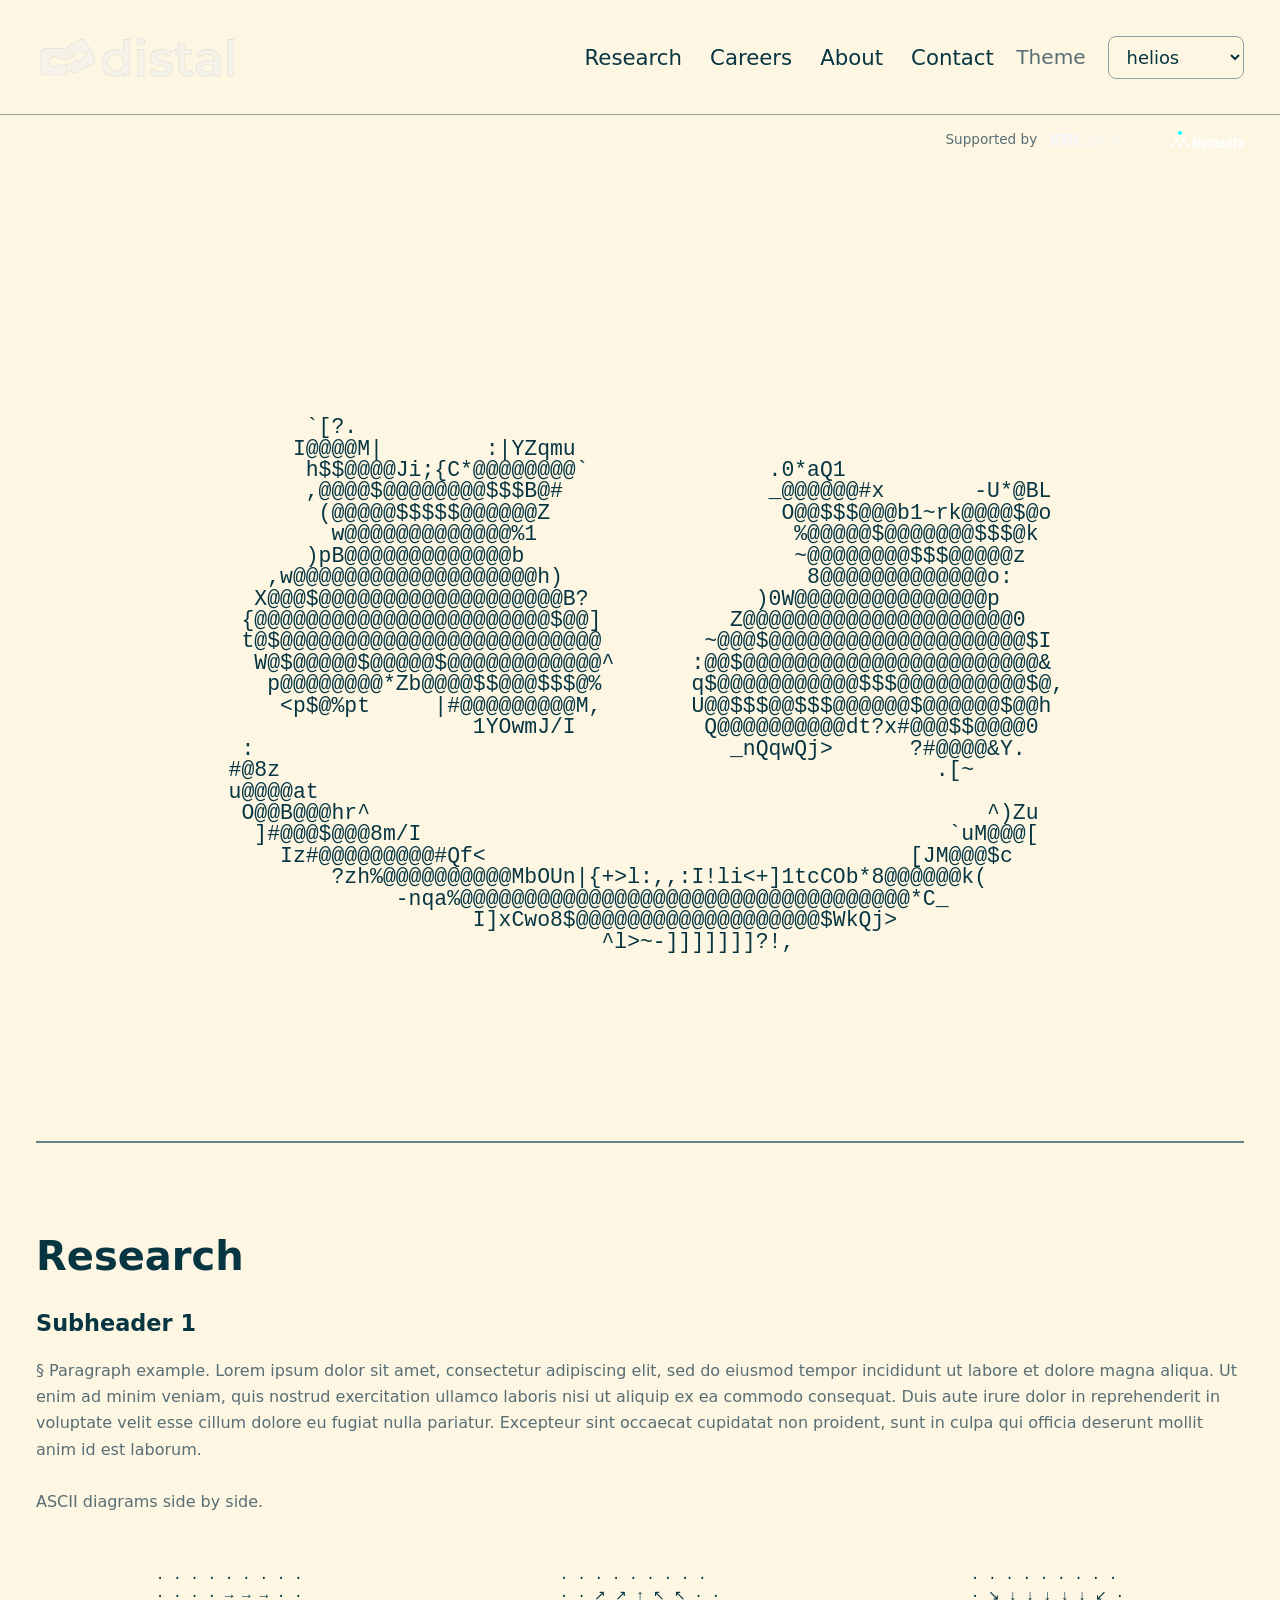
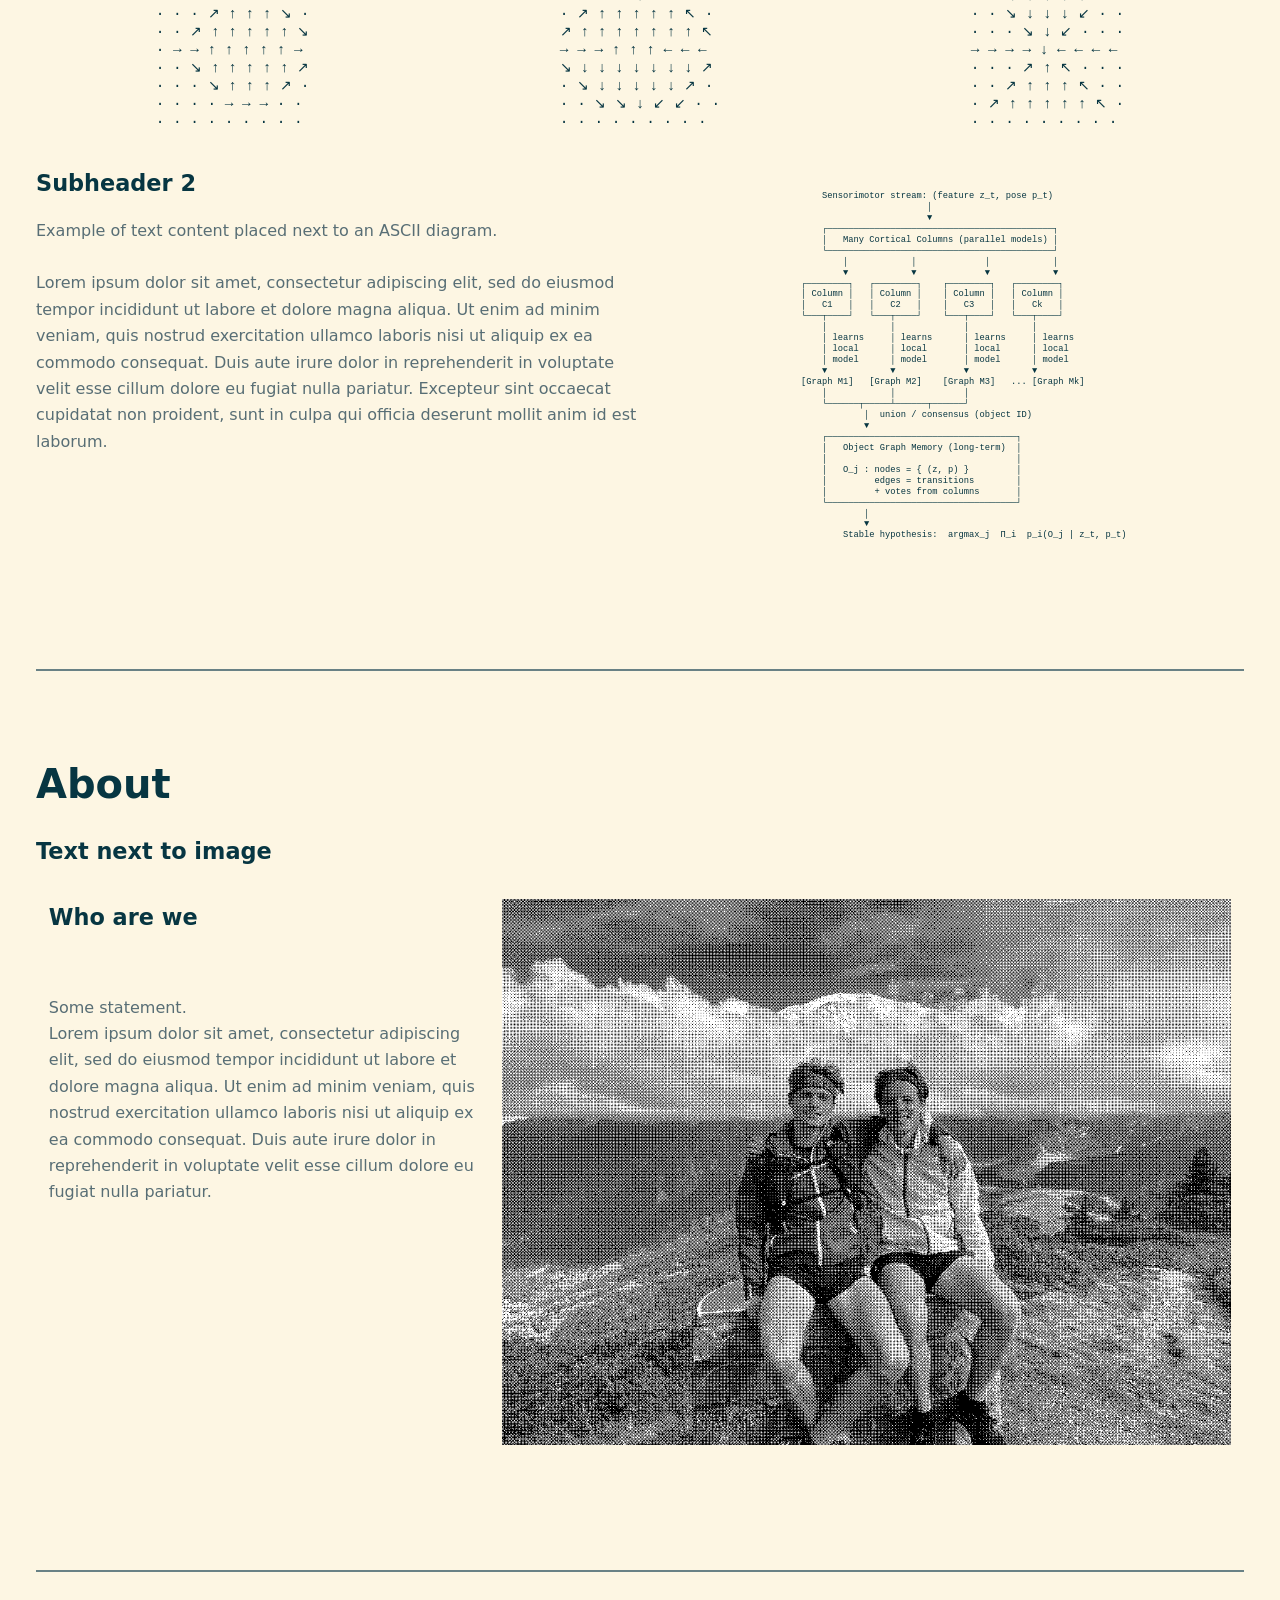
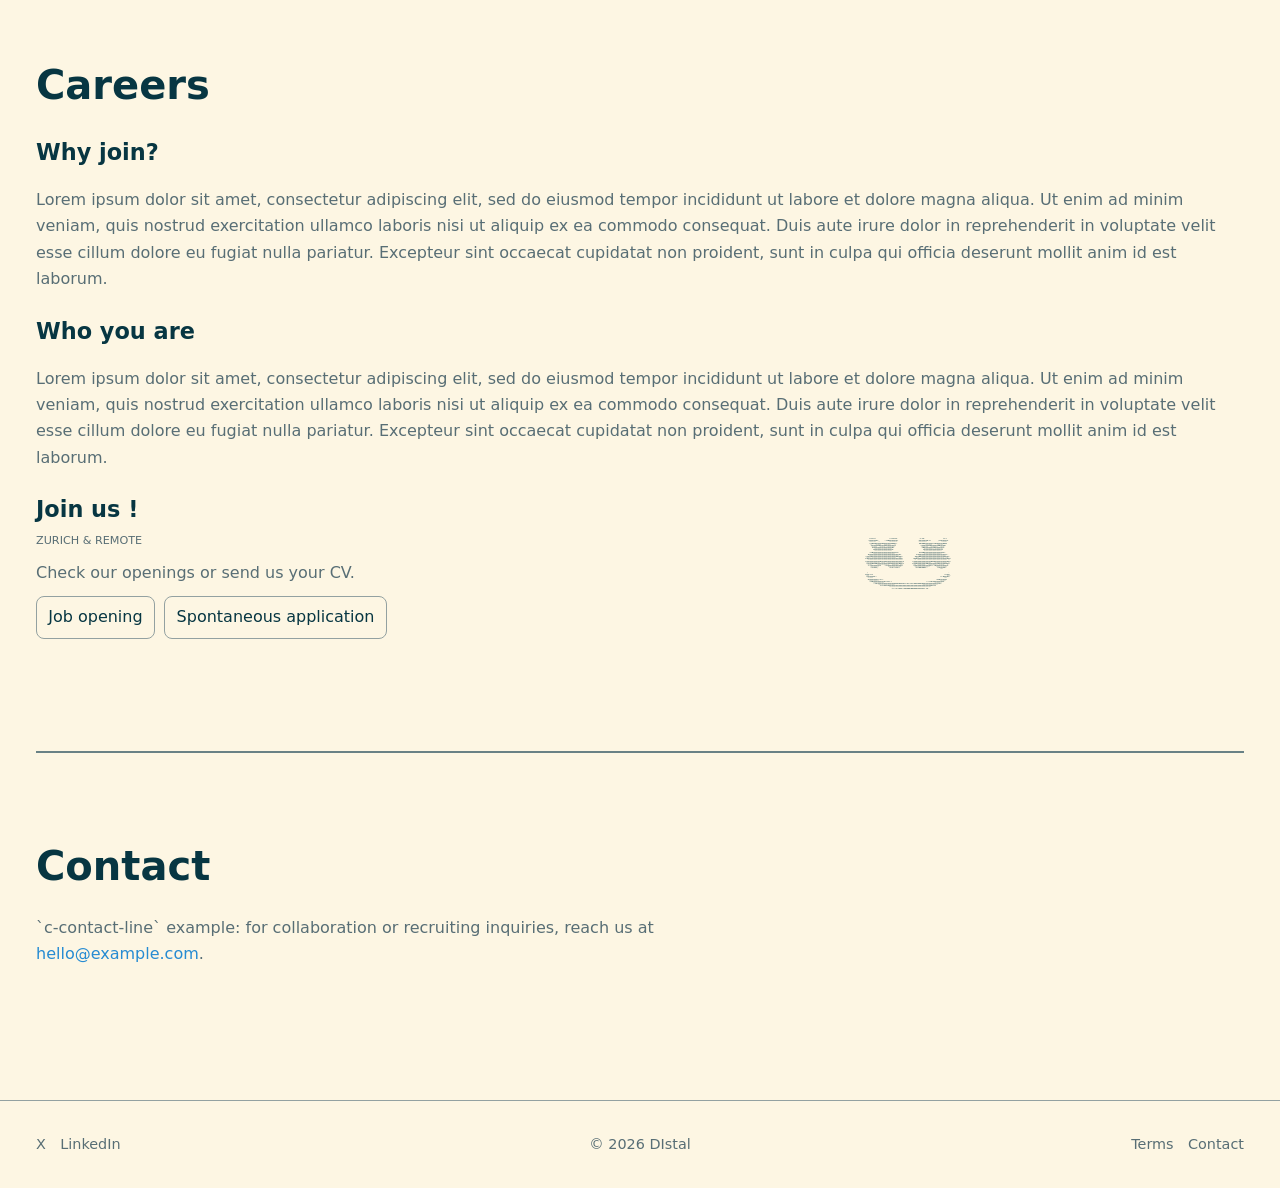
<file: public/index.html>
<!doctype html>
<html lang="en">
<head>
  <meta charset="utf-8" />
  <meta name="viewport" content="width=device-width, initial-scale=1" />

  <title>Your Lab Name</title>
  <meta name="description" content="Frontier research in scalable intelligence." />

  <meta property="og:title" content="Your Lab Name" />
  <meta property="og:description" content="Frontier research in scalable intelligence." />
  <meta property="og:type" content="website" />
  <link rel="icon" type="image/png" href="/assets/img/logo.png" />

  <!-- JS swaps this theme stylesheet -->
  <link id="theme-css" rel="stylesheet" href="/assets/css/helios.css" />
</head>

<body class="page page-home">
  <!-- top progress bar -->
  <div id="progress" class="progress" aria-hidden="true"></div>

  <a class="skip-link" href="#content">Skip to content</a>

  <header class="site-header">
    <nav class="nav" aria-label="Primary">
      <a class="brand" href="./index.html" aria-label="Home">
        <img class="brand-logo" src="/assets/img/name_logo.png" alt="Your Lab Name" />
      </a>

      <button class="nav-toggle" type="button" aria-expanded="false" aria-label="Toggle menu">
        <span class="nav-toggle-icon" aria-hidden="true"></span>
      </button>

      <div class="nav-actions">
        <div class="nav-links">
          <a href="#research">Research</a>
          <a href="#careers">Careers</a>
          <a href="#about">About</a>
          <a href="#contact">Contact</a>
        </div>

        <!-- theme picker -->
        <label class="theme-label" for="theme-select">Theme</label>
        <select id="theme-select" class="theme-select" aria-label="Select theme">
          <option value="retro">retro</option>
          <option value="modern">modern</option>
          <option value="terminal">terminal</option>
          <option value="academic">academic</option>
          <option value="brutalist">brutalist</option>
          <option value="noir">noir</option>
          <option value="helios">helios</option>
          <option value="nord">nord</option>
        </select>
      </div>
    </nav>
  </header>

  <main id="content" class="container">
    <section class="section c-support-banner" aria-label="Supporters">
      <p>Supported by</p>
      <div class="c-logo-row">
        <img class="c-logo-item" src="/assets/img/ethz-logo.png" alt="ETH Zurich" />
        <img class="c-logo-item" src="/assets/img/numenta-logo.png" alt="Numenta" />
      </div>
    </section>

    <section class="section" aria-label="ASCII animation">
      <pre
        id="ascii-player"
        class="c-ascii-anim"
        aria-label="ASCII animation"
        data-ascii-player
        data-crop-trim="true"
        data-frame-path="/assets/animation/ascii/"
        data-prefix="frame_"
        data-ext=".txt"
        data-pad="4"
        data-start="1"
        data-total="196"
        data-fps="30"
        data-preload="true"
      ><code>Loading…</code></pre>
    </section>

    <section class="section" aria-labelledby="research">
      <h2 id="research">Research</h2>
      <h3 id="research">Subheader 1</h3>
      <p>§
        Paragraph example. Lorem ipsum dolor sit amet, consectetur adipiscing elit, sed do eiusmod tempor incididunt ut labore et dolore magna aliqua. Ut enim ad minim veniam, quis nostrud exercitation ullamco laboris nisi ut aliquip ex ea commodo consequat. Duis aute irure dolor in reprehenderit in voluptate velit esse cillum dolore eu fugiat nulla pariatur. Excepteur sint occaecat cupidatat non proident, sunt in culpa qui officia deserunt mollit anim id est laborum.
        <br>
        <br>
        ASCII diagrams side by side.
      </p>

      <div class="c-graph-grid" role="list" aria-label="Gradient matrices">
        <figure class="c-ascii-graph" role="listitem">
          <pre aria-label="Gradient matrix 1"><code>
· · · · · · · · ·
· · · · → → → · ·
· · · ↗ ↑ ↑ ↑ ↘ ·
· · ↗ ↑ ↑ ↑ ↑ ↑ ↘
· → → ↑ ↑ ↑ ↑ ↑ →
· · ↘ ↑ ↑ ↑ ↑ ↑ ↗
· · · ↘ ↑ ↑ ↑ ↗ ·
· · · · → → → · ·
· · · · · · · · ·
          </code></pre>
        </figure>
        <figure class="c-ascii-graph" role="listitem">
          <pre aria-label="Gradient matrix 2"><code>
· · · · · · · · ·
· · ↗ ↗ ↑ ↖ ↖ · ·
· ↗ ↑ ↑ ↑ ↑ ↑ ↖ ·
↗ ↑ ↑ ↑ ↑ ↑ ↑ ↑ ↖
→ → → ↑ ↑ ↑ ← ← ←
↘ ↓ ↓ ↓ ↓ ↓ ↓ ↓ ↗
· ↘ ↓ ↓ ↓ ↓ ↓ ↗ ·
· · ↘ ↘ ↓ ↙ ↙ · ·
· · · · · · · · ·
          </code></pre>
        </figure>
        <figure class="c-ascii-graph" role="listitem">
          <pre aria-label="Gradient matrix 3"><code>
· · · · · · · · ·
· ↘ ↓ ↓ ↓ ↓ ↓ ↙ ·
· · ↘ ↓ ↓ ↓ ↙ · ·
· · · ↘ ↓ ↙ · · ·
→ → → → ↓ ← ← ← ←
· · · ↗ ↑ ↖ · · ·
· · ↗ ↑ ↑ ↑ ↖ · ·
· ↗ ↑ ↑ ↑ ↑ ↑ ↖ ·
· · · · · · · · ·
          </code></pre>
        </figure>
      </div>

      <div class="c-text-diagram">
        <div>
          <h3>Subheader 2</h3>
          <p>
          Example of text content placed next to an ASCII diagram.<br>
          <br>
          Lorem ipsum dolor sit amet, consectetur adipiscing elit, sed do eiusmod tempor incididunt ut labore et dolore magna aliqua. Ut enim ad minim veniam, quis nostrud exercitation ullamco laboris nisi ut aliquip ex ea commodo consequat. Duis aute irure dolor in reprehenderit in voluptate velit esse cillum dolore eu fugiat nulla pariatur. Excepteur sint occaecat cupidatat non proident, sunt in culpa qui officia deserunt mollit anim id est laborum.
        </p>
        </div>

        <figure class="c-ascii-graph">
          <pre aria-label="TBS diagram"><code>
                Sensorimotor stream: (feature z_t, pose p_t)
                                    │
                                    ▼
                ┌───────────────────────────────────────────┐
                │   Many Cortical Columns (parallel models) │
                └───────────────────────────────────────────┘
                    │            │             │            │
                    ▼            ▼             ▼            ▼
            ┌────────┐   ┌────────┐    ┌────────┐   ┌────────┐
            │ Column │   │ Column │    │ Column │   │ Column │
            │   C1   │   │   C2   │    │   C3   │   │   Ck   │
            └───┬────┘   └───┬────┘    └───┬────┘   └───┬────┘
                │            │             │            │
                │ learns     │ learns      │ learns     │ learns
                │ local      │ local       │ local      │ local
                │ model      │ model       │ model      │ model
                ▼            ▼             ▼            ▼
            [Graph M1]   [Graph M2]    [Graph M3]   ... [Graph Mk]
                │            │             │
                └──────┬─────┴──────┬──────┘
                        │  union / consensus (object ID)
                        ▼
                ┌────────────────────────────────────┐
                │   Object Graph Memory (long-term)  │
                │                                    │
                │   O_j : nodes = { (z, p) }         │
                │         edges = transitions        │
                │         + votes from columns       │
                └────────────────────────────────────┘
                        │
                        ▼
                    Stable hypothesis:  argmax_j  Π_i  p_i(O_j | z_t, p_t)        </code></pre>
        </figure>
      </div>
    </section>

    <section class="section" aria-labelledby="about">
      <h2 id="about">About</h2>
      <h3>Text next to image</h3>
      <div class="c-statement-image">
        <div class="c-statement">
          <h3>Who are we</h3>
          <p>
            <br>
            <br>
            Some statement.<br>
            Lorem ipsum dolor sit amet, consectetur adipiscing elit, sed do eiusmod tempor incididunt ut labore et dolore magna aliqua. Ut enim ad minim veniam, quis nostrud exercitation ullamco laboris nisi ut aliquip ex ea commodo consequat. Duis aute irure dolor in reprehenderit in voluptate velit esse cillum dolore eu fugiat nulla pariatur.

          </p>
        </div>
        <figure class="c-ascii-graph c-ascii-graph-large c-about-image">
          <img
            class="c-large-ascii-image"
            src="/assets/img/output.png"
            alt="About section illustration"
            loading="lazy"
            decoding="async"
          />
        </figure>
      </div>
    </section>

    <section class="section" aria-labelledby="careers">
      <h2 id="careers">Careers</h2>
      <h3 id="careers">Why join?</h3>
      <p>
          Lorem ipsum dolor sit amet, consectetur adipiscing elit, sed do eiusmod tempor incididunt ut labore et dolore magna aliqua. Ut enim ad minim veniam, quis nostrud exercitation ullamco laboris nisi ut aliquip ex ea commodo consequat. Duis aute irure dolor in reprehenderit in voluptate velit esse cillum dolore eu fugiat nulla pariatur. Excepteur sint occaecat cupidatat non proident, sunt in culpa qui officia deserunt mollit anim id est laborum.
        </p>
      <h3 id="careers">Who you are</h3>
      <p>
          Lorem ipsum dolor sit amet, consectetur adipiscing elit, sed do eiusmod tempor incididunt ut labore et dolore magna aliqua. Ut enim ad minim veniam, quis nostrud exercitation ullamco laboris nisi ut aliquip ex ea commodo consequat. Duis aute irure dolor in reprehenderit in voluptate velit esse cillum dolore eu fugiat nulla pariatur. Excepteur sint occaecat cupidatat non proident, sunt in culpa qui officia deserunt mollit anim id est laborum.
        </p>
      <div class="c-cta-card">
        <pre
          class="c-ascii-anim"
          aria-label="ASCII animation preview"
          data-ascii-player
          data-frame-path="/assets/animation/ascii/"
          data-prefix="frame_"
          data-ext=".txt"
          data-pad="4"
          data-start="1"
          data-total="46"
          data-fps="18"
          data-preload="true"
        ><code>Loading…</code></pre>

        <div class="c-cta-content">
          <h3>Join us !</h3>
          <p class="c-subtext">ZURICH &amp; REMOTE</p>
          <p>
            Check our openings or send us your CV.
          </p>
          <div class="c-cta-actions">
            <a class="btn" href="./careers.html">Job opening</a>
            <a class="btn btn-ghost" href="mailto:hello@example.com?subject=Spontaneous%20application">Spontaneous application</a>
          </div>
        </div>
      </div>
    </section>

    <section class="section" aria-labelledby="contact">
      <h2 id="contact">Contact</h2>
      <p class="c-contact-line">
        `c-contact-line` example:
        for collaboration or recruiting inquiries, reach us at
        <a href="mailto:hello@example.com">hello@example.com</a>.
      </p>
    </section>
  </main>

  <footer class="site-footer">
    <div class="container footer-inner">
      <div class="footer-left">
        <a href="https://x.com" target="_blank" rel="noopener noreferrer">X</a>
        <a href="https://www.linkedin.com" target="_blank" rel="noopener noreferrer">LinkedIn</a>
      </div>
      <div class="footer-center">© 2026 DIstal</div>
      <div class="footer-right">
        <a href="#">Terms</a>
        <a href="#contact">Contact</a>
      </div>
    </div>
  </footer>
  <script src="/assets/js/core/runtime.js" defer></script>
  <script src="/assets/js/features/theme.js" defer></script>
  <script src="/assets/js/features/nav.js" defer></script>
  <script src="/assets/js/features/progress.js" defer></script>
  <script src="/assets/js/features/sections.js" defer></script>
  <script src="/assets/js/features/ascii-static.js" defer></script>
  <script src="/assets/js/features/ascii-inline.js" defer></script>
  <script src="/assets/js/features/ascii-player.js" defer></script>
  <script src="/assets/js/main.js" defer></script>
</body>
</html>
</file>
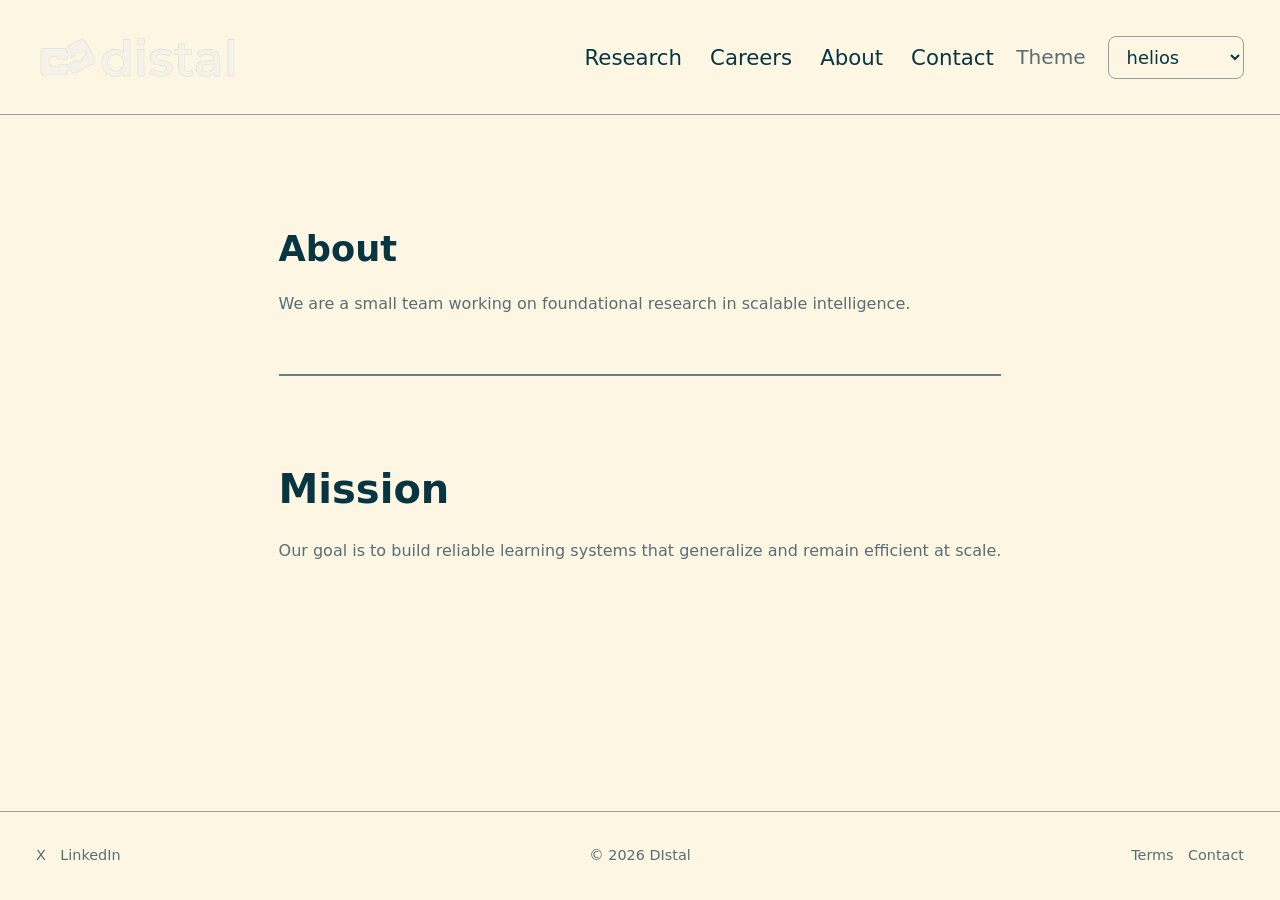
<file: public/about.html>
<!doctype html>
<html lang="en">
<head>
  <meta charset="utf-8" />
  <meta name="viewport" content="width=device-width, initial-scale=1" />

  <title>About | Your Lab Name</title>
  <meta name="description" content="About Your Lab Name." />

  <meta property="og:title" content="About | Your Lab Name" />
  <meta property="og:description" content="About Your Lab Name." />
  <meta property="og:type" content="website" />
  <link rel="icon" type="image/png" href="/assets/img/logo.png" />

  <link id="theme-css" rel="stylesheet" href="/assets/css/helios.css" />
</head>

<body class="page page-about">
  <div id="progress" class="progress" aria-hidden="true"></div>
  <a class="skip-link" href="#content">Skip to content</a>

  <header class="site-header">
    <nav class="nav" aria-label="Primary">
      <a class="brand" href="./index.html" aria-label="Home">
        <img class="brand-logo" src="/assets/img/name_logo.png" alt="Your Lab Name" />
      </a>

      <button class="nav-toggle" type="button" aria-expanded="false" aria-label="Toggle menu">
        <span class="nav-toggle-icon" aria-hidden="true"></span>
      </button>

      <div class="nav-actions">
        <div class="nav-links">
          <a href="./research.html">Research</a>
          <a href="./careers.html">Careers</a>
          <a href="./about.html" aria-current="page">About</a>
          <a href="./contact.html">Contact</a>
        </div>

        <label class="theme-label" for="theme-select">Theme</label>
        <select id="theme-select" class="theme-select" aria-label="Select theme">
          <option value="retro">retro</option>
          <option value="modern">modern</option>
          <option value="terminal">terminal</option>
          <option value="academic">academic</option>
          <option value="brutalist">brutalist</option>
          <option value="noir">noir</option>
          <option value="helios">helios</option>
          <option value="nord">nord</option>
        </select>
      </div>
    </nav>
  </header>

  <main id="content" class="container">
    <header class="page-head section">
      <h1 class="page-title">About</h1>
      <p class="page-lede">
        We are a small team working on foundational research in scalable intelligence.
      </p>
    </header>

    <section class="section" aria-labelledby="mission">
      <h2 id="mission">Mission</h2>
      <p>
        Our goal is to build reliable learning systems that generalize and remain efficient at scale.
      </p>
    </section>
  </main>

  <footer class="site-footer">
    <div class="container footer-inner">
      <div class="footer-left">
        <a href="https://x.com" target="_blank" rel="noopener noreferrer">X</a>
        <a href="https://www.linkedin.com" target="_blank" rel="noopener noreferrer">LinkedIn</a>
      </div>
      <div class="footer-center">© 2026 DIstal</div>
      <div class="footer-right">
        <a href="#">Terms</a>
        <a href="./contact.html">Contact</a>
      </div>
    </div>
  </footer>
  <script src="/assets/js/core/runtime.js" defer></script>
  <script src="/assets/js/features/theme.js" defer></script>
  <script src="/assets/js/features/nav.js" defer></script>
  <script src="/assets/js/features/progress.js" defer></script>
  <script src="/assets/js/features/sections.js" defer></script>
  <script src="/assets/js/features/ascii-static.js" defer></script>
  <script src="/assets/js/features/ascii-inline.js" defer></script>
  <script src="/assets/js/features/ascii-player.js" defer></script>
  <script src="/assets/js/main.js" defer></script>
</body>
</html>
</file>
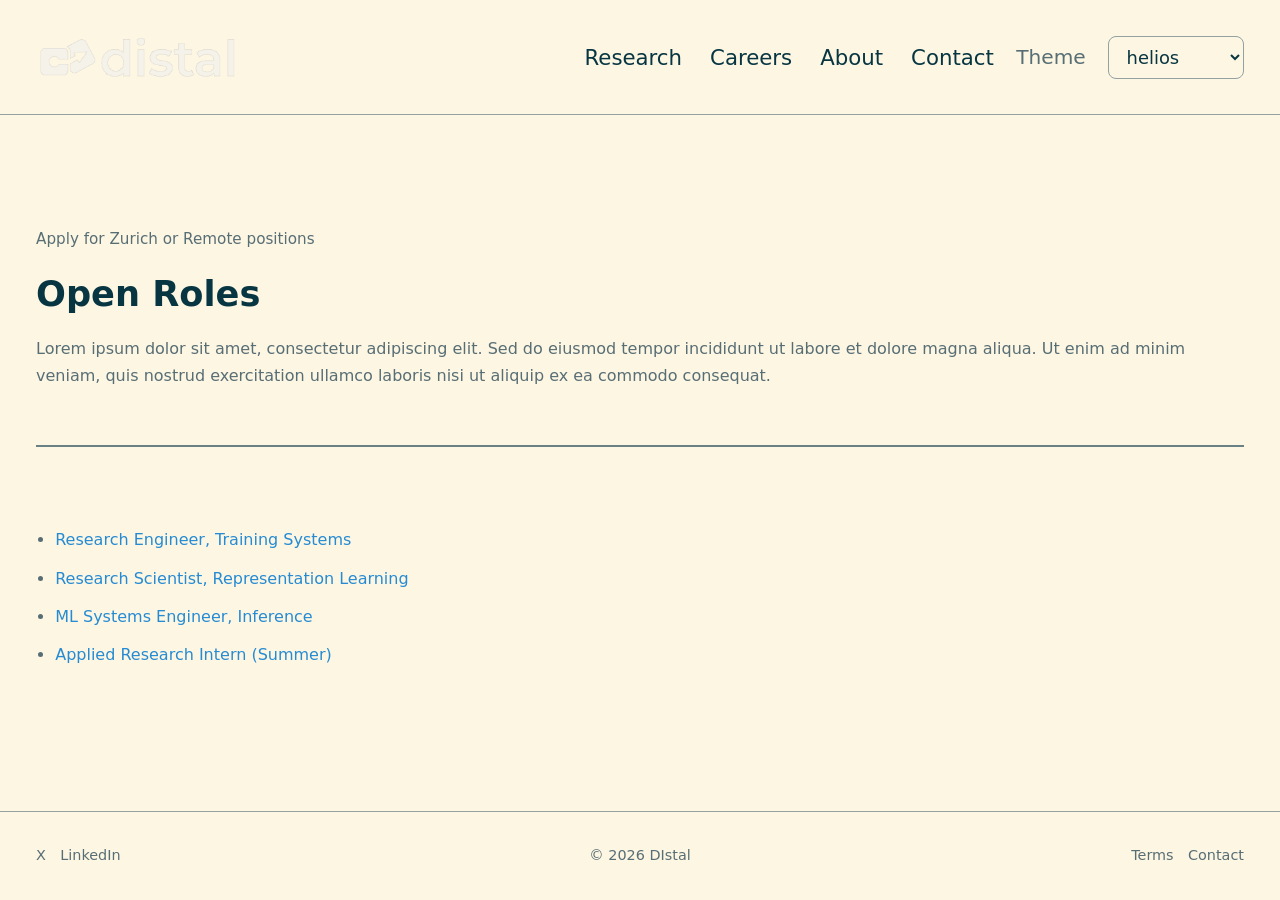
<file: public/careers.html>
<!doctype html>
<html lang="en">
<head>
  <meta charset="utf-8" />
  <meta name="viewport" content="width=device-width, initial-scale=1" />

  <title>Careers | Your Lab Name</title>
  <meta name="description" content="Open roles at Your Lab Name." />

  <meta property="og:title" content="Careers | Your Lab Name" />
  <meta property="og:description" content="Open roles at Your Lab Name." />
  <meta property="og:type" content="website" />
  <link rel="icon" type="image/png" href="/assets/img/logo.png" />

  <link id="theme-css" rel="stylesheet" href="/assets/css/helios.css" />
</head>

<body class="page page-careers">
  <div id="progress" class="progress" aria-hidden="true"></div>
  <a class="skip-link" href="#content">Skip to content</a>

  <header class="site-header">
    <nav class="nav" aria-label="Primary">
      <a class="brand" href="./index.html" aria-label="Home">
        <img class="brand-logo" src="/assets/img/name_logo.png" alt="Your Lab Name" />
      </a>

      <button class="nav-toggle" type="button" aria-expanded="false" aria-label="Toggle menu">
        <span class="nav-toggle-icon" aria-hidden="true"></span>
      </button>

      <div class="nav-actions">
        <div class="nav-links">
          <a href="./research.html">Research</a>
          <a href="./careers.html" aria-current="page">Careers</a>
          <a href="./about.html">About</a>
          <a href="./contact.html">Contact</a>
        </div>

        <label class="theme-label" for="theme-select">Theme</label>
        <select id="theme-select" class="theme-select" aria-label="Select theme">
          <option value="retro">retro</option>
          <option value="modern">modern</option>
          <option value="terminal">terminal</option>
          <option value="academic">academic</option>
          <option value="brutalist">brutalist</option>
          <option value="noir">noir</option>
          <option value="helios">helios</option>
          <option value="nord">nord</option>
        </select>
      </div>
    </nav>
  </header>

  <main id="content" class="container">
    <header class="page-head section">
      <p class="meta">Apply for Zurich or Remote positions</p>
      <h1 class="page-title">Open Roles</h1>
      <p class="page-lede">
        Lorem ipsum dolor sit amet, consectetur adipiscing elit. Sed do eiusmod tempor incididunt ut
        labore et dolore magna aliqua. Ut enim ad minim veniam, quis nostrud exercitation ullamco
        laboris nisi ut aliquip ex ea commodo consequat.
      </p>
    </header>

    <section class="section" aria-labelledby="open-roles">
      <ul class="list">
        <li><a href="#">Research Engineer, Training Systems</a></li>
        <li><a href="#">Research Scientist, Representation Learning</a></li>
        <li><a href="#">ML Systems Engineer, Inference</a></li>
        <li><a href="#">Applied Research Intern (Summer)</a></li>
      </ul>
    </section>
  </main>

  <footer class="site-footer">
    <div class="container footer-inner">
      <div class="footer-left">
        <a href="https://x.com" target="_blank" rel="noopener noreferrer">X</a>
        <a href="https://www.linkedin.com" target="_blank" rel="noopener noreferrer">LinkedIn</a>
      </div>
      <div class="footer-center">© 2026 DIstal</div>
      <div class="footer-right">
        <a href="#">Terms</a>
        <a href="./contact.html">Contact</a>
      </div>
    </div>
  </footer>
  <script src="/assets/js/core/runtime.js" defer></script>
  <script src="/assets/js/features/theme.js" defer></script>
  <script src="/assets/js/features/nav.js" defer></script>
  <script src="/assets/js/features/progress.js" defer></script>
  <script src="/assets/js/features/sections.js" defer></script>
  <script src="/assets/js/features/ascii-static.js" defer></script>
  <script src="/assets/js/features/ascii-inline.js" defer></script>
  <script src="/assets/js/features/ascii-player.js" defer></script>
  <script src="/assets/js/main.js" defer></script>
</body>
</html>
</file>
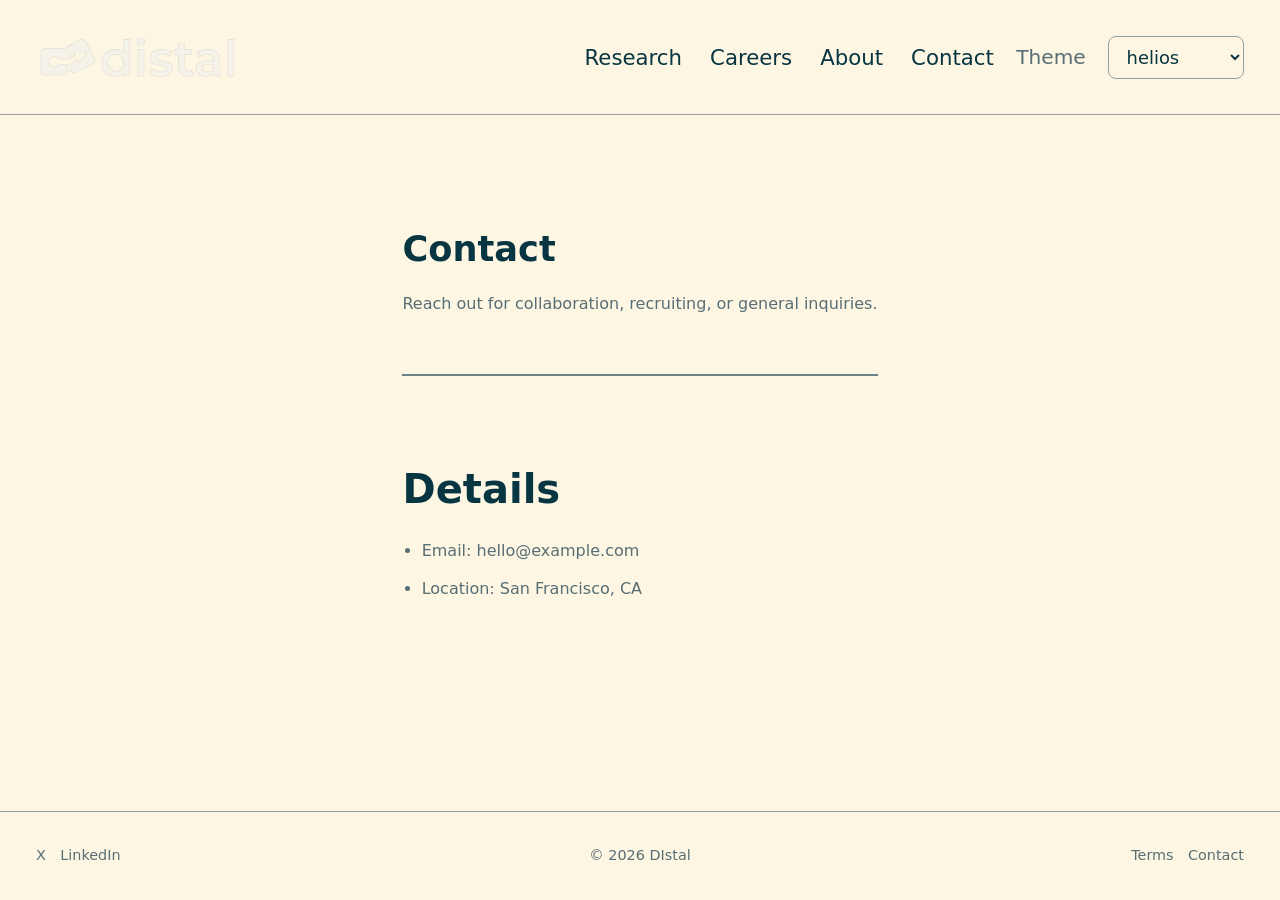
<file: public/contact.html>
<!doctype html>
<html lang="en">
<head>
  <meta charset="utf-8" />
  <meta name="viewport" content="width=device-width, initial-scale=1" />

  <title>Contact | Your Lab Name</title>
  <meta name="description" content="Contact information for Your Lab Name." />

  <meta property="og:title" content="Contact | Your Lab Name" />
  <meta property="og:description" content="Contact information for Your Lab Name." />
  <meta property="og:type" content="website" />
  <link rel="icon" type="image/png" href="/assets/img/logo.png" />

  <link id="theme-css" rel="stylesheet" href="/assets/css/helios.css" />
</head>

<body class="page page-contact">
  <div id="progress" class="progress" aria-hidden="true"></div>
  <a class="skip-link" href="#content">Skip to content</a>

  <header class="site-header">
    <nav class="nav" aria-label="Primary">
      <a class="brand" href="./index.html" aria-label="Home">
        <img class="brand-logo" src="/assets/img/name_logo.png" alt="Your Lab Name" />
      </a>

      <button class="nav-toggle" type="button" aria-expanded="false" aria-label="Toggle menu">
        <span class="nav-toggle-icon" aria-hidden="true"></span>
      </button>

      <div class="nav-actions">
        <div class="nav-links">
          <a href="./research.html">Research</a>
          <a href="./careers.html">Careers</a>
          <a href="./about.html">About</a>
          <a href="./contact.html" aria-current="page">Contact</a>
        </div>

        <label class="theme-label" for="theme-select">Theme</label>
        <select id="theme-select" class="theme-select" aria-label="Select theme">
          <option value="retro">retro</option>
          <option value="modern">modern</option>
          <option value="terminal">terminal</option>
          <option value="academic">academic</option>
          <option value="brutalist">brutalist</option>
          <option value="noir">noir</option>
          <option value="helios">helios</option>
          <option value="nord">nord</option>
        </select>
      </div>
    </nav>
  </header>

  <main id="content" class="container">
    <header class="page-head section">
      <h1 class="page-title">Contact</h1>
      <p class="page-lede">
        Reach out for collaboration, recruiting, or general inquiries.
      </p>
    </header>

    <section class="section" aria-labelledby="details">
      <h2 id="details">Details</h2>
      <ul class="list">
        <li>Email: hello@example.com</li>
        <li>Location: San Francisco, CA</li>
      </ul>
    </section>
  </main>

  <footer class="site-footer">
    <div class="container footer-inner">
      <div class="footer-left">
        <a href="https://x.com" target="_blank" rel="noopener noreferrer">X</a>
        <a href="https://www.linkedin.com" target="_blank" rel="noopener noreferrer">LinkedIn</a>
      </div>
      <div class="footer-center">© 2026 DIstal</div>
      <div class="footer-right">
        <a href="#">Terms</a>
        <a href="./contact.html">Contact</a>
      </div>
    </div>
  </footer>
  <script src="/assets/js/core/runtime.js" defer></script>
  <script src="/assets/js/features/theme.js" defer></script>
  <script src="/assets/js/features/nav.js" defer></script>
  <script src="/assets/js/features/progress.js" defer></script>
  <script src="/assets/js/features/sections.js" defer></script>
  <script src="/assets/js/features/ascii-static.js" defer></script>
  <script src="/assets/js/features/ascii-inline.js" defer></script>
  <script src="/assets/js/features/ascii-player.js" defer></script>
  <script src="/assets/js/main.js" defer></script>
</body>
</html>
</file>
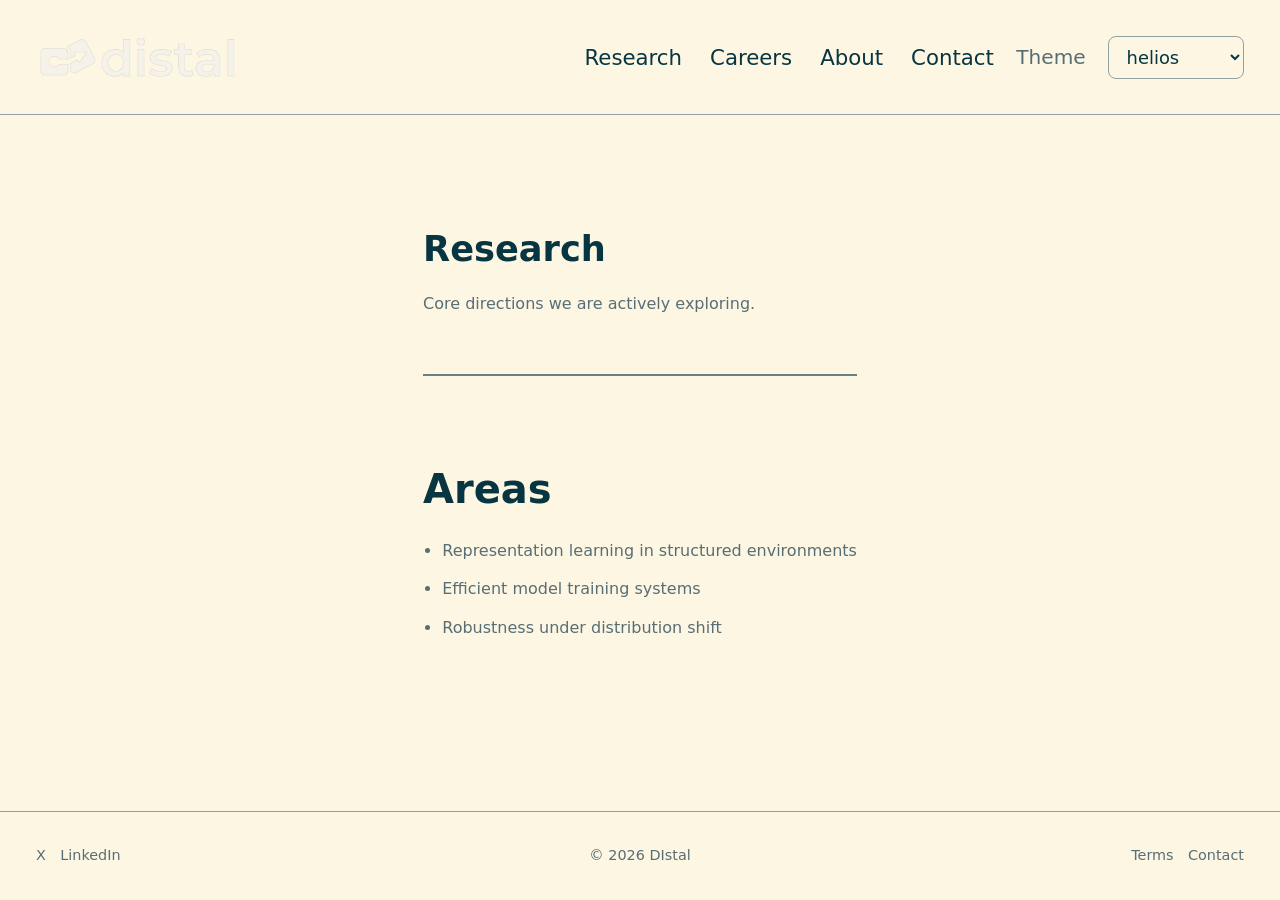
<file: public/research.html>
<!doctype html>
<html lang="en">
<head>
  <meta charset="utf-8" />
  <meta name="viewport" content="width=device-width, initial-scale=1" />

  <title>Research | Your Lab Name</title>
  <meta name="description" content="Research areas and selected work." />

  <meta property="og:title" content="Research | Your Lab Name" />
  <meta property="og:description" content="Research areas and selected work." />
  <meta property="og:type" content="website" />
  <link rel="icon" type="image/png" href="/assets/img/logo.png" />

  <link id="theme-css" rel="stylesheet" href="/assets/css/helios.css" />
</head>

<body class="page page-research">
  <div id="progress" class="progress" aria-hidden="true"></div>
  <a class="skip-link" href="#content">Skip to content</a>

  <header class="site-header">
    <nav class="nav" aria-label="Primary">
      <a class="brand" href="./index.html" aria-label="Home">
        <img class="brand-logo" src="/assets/img/name_logo.png" alt="Your Lab Name" />
      </a>

      <button class="nav-toggle" type="button" aria-expanded="false" aria-label="Toggle menu">
        <span class="nav-toggle-icon" aria-hidden="true"></span>
      </button>

      <div class="nav-actions">
        <div class="nav-links">
          <a href="./research.html" aria-current="page">Research</a>
          <a href="./careers.html">Careers</a>
          <a href="./about.html">About</a>
          <a href="./contact.html">Contact</a>
        </div>

        <label class="theme-label" for="theme-select">Theme</label>
        <select id="theme-select" class="theme-select" aria-label="Select theme">
          <option value="retro">retro</option>
          <option value="modern">modern</option>
          <option value="terminal">terminal</option>
          <option value="academic">academic</option>
          <option value="brutalist">brutalist</option>
          <option value="noir">noir</option>
          <option value="helios">helios</option>
          <option value="nord">nord</option>
        </select>
      </div>
    </nav>
  </header>

  <main id="content" class="container">
    <header class="page-head section">
      <h1 class="page-title">Research</h1>
      <p class="page-lede">
        Core directions we are actively exploring.
      </p>
    </header>

    <section class="section" aria-labelledby="areas">
      <h2 id="areas">Areas</h2>
      <ul class="list">
        <li>Representation learning in structured environments</li>
        <li>Efficient model training systems</li>
        <li>Robustness under distribution shift</li>
      </ul>
    </section>
  </main>

  <footer class="site-footer">
    <div class="container footer-inner">
      <div class="footer-left">
        <a href="https://x.com" target="_blank" rel="noopener noreferrer">X</a>
        <a href="https://www.linkedin.com" target="_blank" rel="noopener noreferrer">LinkedIn</a>
      </div>
      <div class="footer-center">© 2026 DIstal</div>
      <div class="footer-right">
        <a href="#">Terms</a>
        <a href="./contact.html">Contact</a>
      </div>
    </div>
  </footer>
  <script src="/assets/js/core/runtime.js" defer></script>
  <script src="/assets/js/features/theme.js" defer></script>
  <script src="/assets/js/features/nav.js" defer></script>
  <script src="/assets/js/features/progress.js" defer></script>
  <script src="/assets/js/features/sections.js" defer></script>
  <script src="/assets/js/features/ascii-static.js" defer></script>
  <script src="/assets/js/features/ascii-inline.js" defer></script>
  <script src="/assets/js/features/ascii-player.js" defer></script>
  <script src="/assets/js/main.js" defer></script>
</body>
</html>
</file>
<file: assets/css/helios.css>
@import url("./themes/helios/tokens.css");
@import url("./core/base.css");
@import url("./core/layout.css");
@import url("./core/components.css");
@import url("./themes/helios/override.css");
@import url("./pages/home.css");
</file>
